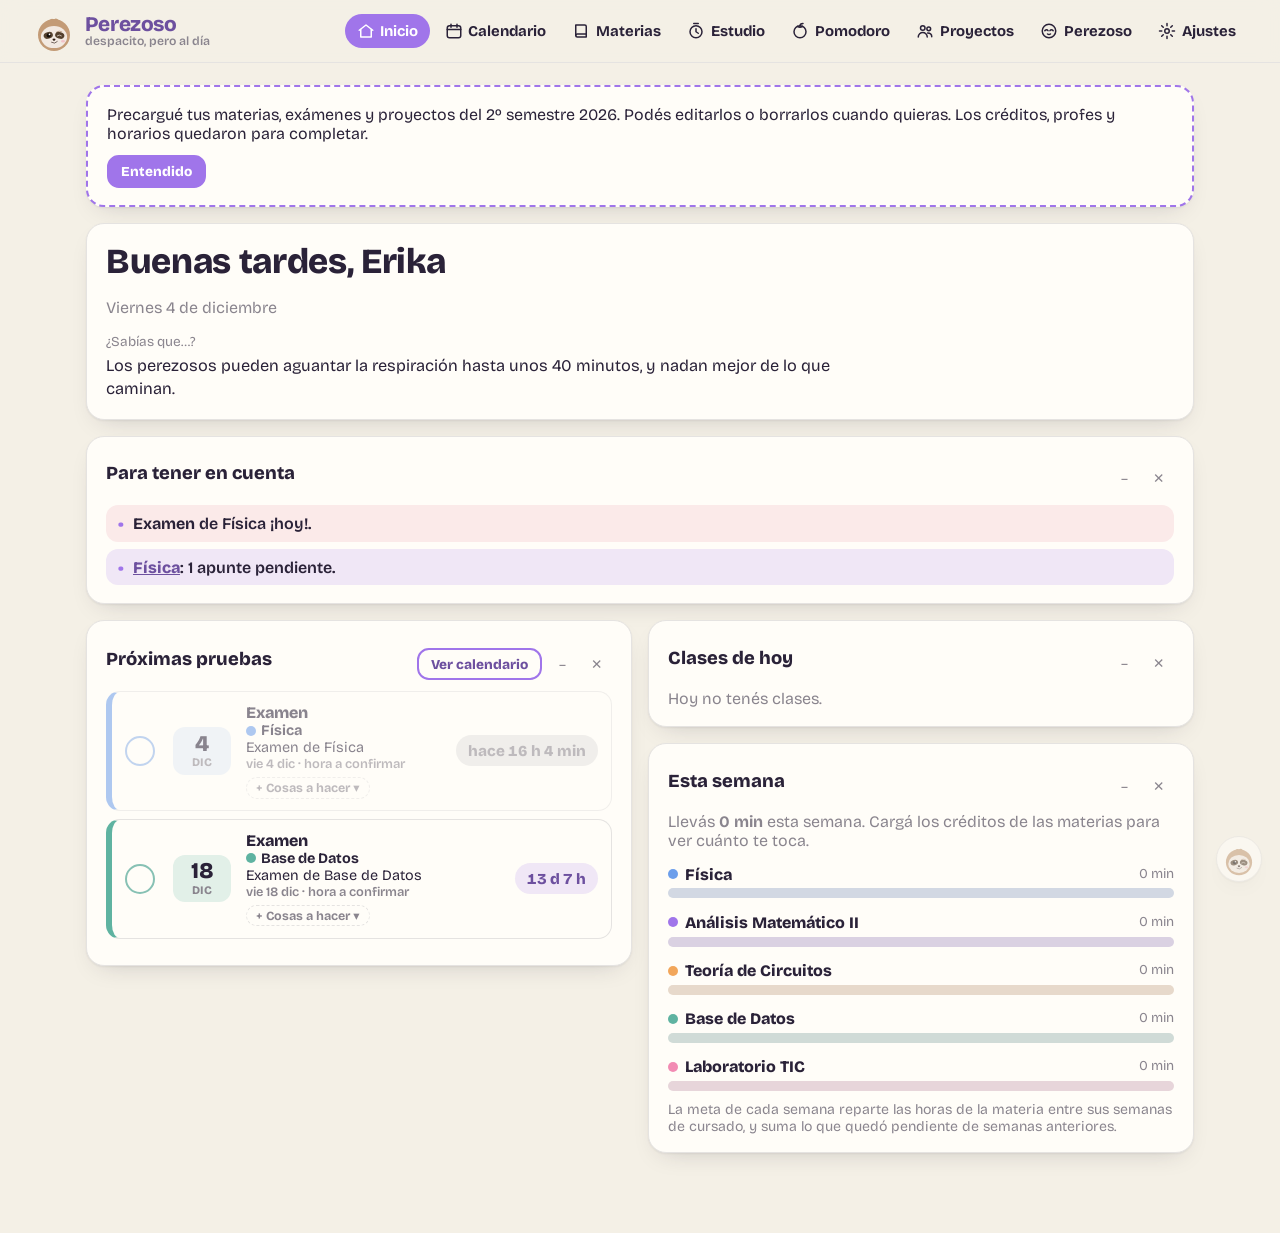
<file: index.html>
<!doctype html>
<html lang="es">
<head>
  <meta charset="utf-8">
  <meta name="viewport" content="width=device-width, initial-scale=1, viewport-fit=cover">
  <title>Perezoso · Organizador semestral</title>
  <meta name="theme-color" content="#a075ea">
  <link rel="icon" href="img/perezoso.svg" type="image/svg+xml">
  <link rel="manifest" href="manifest.webmanifest">
  <link rel="apple-touch-icon" href="img/icon-192.png">
  <link rel="preconnect" href="https://fonts.googleapis.com">
  <link rel="preconnect" href="https://fonts.gstatic.com" crossorigin>
  <link href="https://fonts.googleapis.com/css2?family=Bricolage+Grotesque:opsz,wght@12..96,400;12..96,600;12..96,700;12..96,800&family=Fredoka:wght@400;600&family=Gaegu:wght@400;700&family=Nunito:wght@400;700;800&family=Quicksand:wght@500;700&display=swap" rel="stylesheet">
  <link rel="stylesheet" href="css/styles.css">
</head>
<body>
  <header class="topbar">
    <a class="brand" href="#inicio">
      <span class="brand-logo" data-sloth="head"></span>
      <span class="brand-text"><strong>Perezoso</strong><small>despacito, pero al día</small></span>
    </a>
    <nav class="tabs" aria-label="Secciones">
        <a href="#inicio" data-tab="inicio"><svg class="ic" viewBox="0 0 24 24" aria-hidden="true"><path d="M3 11l9-7 9 7"/><path d="M5 10v10h14V10"/></svg><span>Inicio</span></a>
        <a href="#calendario" data-tab="calendario"><svg class="ic" viewBox="0 0 24 24" aria-hidden="true"><rect x="3" y="5" width="18" height="16" rx="3"/><path d="M3 10h18M8 3v4M16 3v4"/></svg><span>Calendario</span></a>
        <a href="#materias" data-tab="materias"><svg class="ic" viewBox="0 0 24 24" aria-hidden="true"><path d="M5 4h12a2 2 0 0 1 2 2v14H7a2 2 0 0 1-2-2z"/><path d="M5 18a2 2 0 0 1 2-2h12"/></svg><span>Materias</span></a>
        <a href="#estudio" data-tab="estudio"><svg class="ic" viewBox="0 0 24 24" aria-hidden="true"><circle cx="12" cy="13" r="8"/><path d="M12 9v4l3 2M9 2h6"/></svg><span>Estudio</span></a>
        <a href="#pomodoro" data-tab="pomodoro"><svg class="ic" viewBox="0 0 24 24" aria-hidden="true"><circle cx="12" cy="13" r="8"/><path d="M12 5c0-2 2-3 4-3M8.5 5.8c2 1.2 5 1.2 7 0"/></svg><span>Pomodoro</span></a>
        <a href="#proyectos" data-tab="proyectos"><svg class="ic" viewBox="0 0 24 24" aria-hidden="true"><circle cx="9" cy="8" r="3"/><circle cx="17" cy="9" r="2.5"/><path d="M3 20c0-3.5 3-6 6-6s6 2.5 6 6M15.5 14.5c3 0 5.5 2 5.5 5"/></svg><span>Proyectos</span></a>
        <a href="#perezoso" data-tab="perezoso"><svg class="ic" viewBox="0 0 24 24" aria-hidden="true"><circle cx="12" cy="12" r="9"/><path d="M6.5 11.5c1.5-1.4 3.2-1.4 4.2 0M13.3 11.5c1-1.4 2.7-1.4 4.2 0M10 16c1.3 1 2.7 1 4 0"/></svg><span>Perezoso</span></a>
        <a href="#ajustes" data-tab="ajustes"><svg class="ic" viewBox="0 0 24 24" aria-hidden="true"><circle cx="12" cy="12" r="3"/><path d="M12 2v3M12 19v3M2 12h3M19 12h3M4.9 4.9L7 7M17 17l2.1 2.1M4.9 19.1L7 17M17 7l2.1-2.1"/></svg><span>Ajustes</span></a>
    </nav>
    <a class="live-pill" href="#estudio" hidden></a>
  </header>
  <div id="save-banner" class="save-banner" hidden></div>
  <main id="view" tabindex="-1"></main>

  <nav class="bottom-nav" aria-label="Secciones">
    <a href="#inicio" data-tab="inicio"><svg class="ic" viewBox="0 0 24 24" aria-hidden="true"><path d="M3 11l9-7 9 7"/><path d="M5 10v10h14V10"/></svg><span>Inicio</span></a>
    <a href="#calendario" data-tab="calendario"><svg class="ic" viewBox="0 0 24 24" aria-hidden="true"><rect x="3" y="5" width="18" height="16" rx="3"/><path d="M3 10h18M8 3v4M16 3v4"/></svg><span>Calendario</span></a>
    <a href="#materias" data-tab="materias"><svg class="ic" viewBox="0 0 24 24" aria-hidden="true"><path d="M5 4h12a2 2 0 0 1 2 2v14H7a2 2 0 0 1-2-2z"/><path d="M5 18a2 2 0 0 1 2-2h12"/></svg><span>Materias</span></a>
    <a href="#estudio" data-tab="estudio"><svg class="ic" viewBox="0 0 24 24" aria-hidden="true"><circle cx="12" cy="13" r="8"/><path d="M12 9v4l3 2M9 2h6"/></svg><span>Estudio</span></a>
    <button type="button" id="more-btn" aria-expanded="false" aria-controls="more-sheet"><svg class="ic" viewBox="0 0 24 24" aria-hidden="true"><path d="M4 7h16M4 12h16M4 17h16"/></svg><span>Más</span></button>
  </nav>
  <div id="more-sheet" class="more-sheet" hidden>
    <a href="#pomodoro" data-tab="pomodoro"><svg class="ic" viewBox="0 0 24 24" aria-hidden="true"><circle cx="12" cy="13" r="8"/><path d="M12 5c0-2 2-3 4-3M8.5 5.8c2 1.2 5 1.2 7 0"/></svg>Pomodoro</a>
    <a href="#proyectos" data-tab="proyectos"><svg class="ic" viewBox="0 0 24 24" aria-hidden="true"><circle cx="9" cy="8" r="3"/><circle cx="17" cy="9" r="2.5"/><path d="M3 20c0-3.5 3-6 6-6s6 2.5 6 6M15.5 14.5c3 0 5.5 2 5.5 5"/></svg>Proyectos</a>
    <a href="#perezoso" data-tab="perezoso"><svg class="ic" viewBox="0 0 24 24" aria-hidden="true"><circle cx="12" cy="12" r="9"/><path d="M6.5 11.5c1.5-1.4 3.2-1.4 4.2 0M13.3 11.5c1-1.4 2.7-1.4 4.2 0M10 16c1.3 1 2.7 1 4 0"/></svg>Perezoso</a>
    <a href="#ajustes" data-tab="ajustes"><svg class="ic" viewBox="0 0 24 24" aria-hidden="true"><circle cx="12" cy="12" r="3"/><path d="M12 2v3M12 19v3M2 12h3M19 12h3M4.9 4.9L7 7M17 17l2.1 2.1M4.9 19.1L7 17M17 7l2.1-2.1"/></svg>Ajustes</a>
  </div>

  <!-- Botoncito discreto para llamar al perezoso -->
  <button class="sloth-fab" id="sloth-fab" data-sloth="head" data-sloth-talk title="Llamar al perezoso" aria-label="Llamar al perezoso"></button>

  <!-- El perezoso que aparece de vez en cuando abajo a la izquierda -->
  <div id="sloth-peek" class="sloth-peek" aria-live="polite">
    <div class="sloth-bubble" id="sloth-bubble"></div>
    <button class="sloth-body" id="sloth-body" data-sloth="full" aria-label="Perezoso (tocá para despedirlo)"></button>
  </div>

  <dialog id="modal"><div id="modal-body"></div></dialog>
  <div id="toast" class="toast" role="status"></div>

  <script src="js/vendor/jspdf.umd.min.js" defer></script>
  <script src="js/util.js"></script>
  <script src="js/store.js"></script>
  <script src="js/phrases.js"></script>
  <script src="js/sloth.js"></script>
  <script src="js/theme.js"></script>
  <script src="js/calendar.js"></script>
  <script src="js/subjects.js"></script>
  <script src="js/study.js"></script>
  <script src="js/pomodoro.js"></script>
  <script src="js/projects.js"></script>
  <script src="js/slothpage.js"></script>
  <script src="js/home.js"></script>
  <script src="js/settings.js"></script>
  <script src="js/autosave.js"></script>
  <script src="js/app.js"></script>
</body>
</html>
</file>
<file: css/styles.css>
/* ============ Perezoso · estilos ============
 * Los colores salen de variables que se cambian desde Ajustes → Apariencia
 * (y dentro de cada materia). Ver js/theme.js.
 */

:root {
  --bullet: "•";
  --accent: #a075ea;
  --accent-ink: #6c4fa0;
  --accent-soft: #efe7fb;
  --on-accent: #fff;
  --bg: #f4f0e6;            /* blanco hueso */
  --surface: #fffdf8;
  --ink: #2a2238;
  --muted: #7d7489;
  --line: #e6dfd1;
  --moss: #6f8f5a;
  --hl: #f5d76e;            /* resaltado "marcado en amarillo" */
  --hl-soft: #faeab0;
  --danger: #d9546e;
  --warn: #c07a12;
  --radius: 18px;
  --font: 'Bricolage Grotesque', system-ui, sans-serif;
  --hand: 'Gaegu', 'Comic Sans MS', cursive;
  --shadow: 0 1px 2px rgba(42, 34, 56, .06), 0 10px 26px -14px rgba(42, 34, 56, .25);
  --side-w: 250px;
  color-scheme: light;
}
:root[data-theme="dark"] { color-scheme: dark; --danger: #ff7d95; --warn: #f0b04a; --shadow: 0 1px 2px rgba(0,0,0,.3), 0 10px 26px -14px rgba(0,0,0,.6); }

* { box-sizing: border-box; }
[hidden] { display: none !important; }

html { background: var(--bg); }
body {
  margin: 0; min-height: 100vh;
  font-family: var(--font);
  color: var(--ink);
  background-color: var(--bg);
  background-attachment: fixed;
  -webkit-font-smoothing: antialiased;
}
body[data-bgmode="tile"] { background-repeat: repeat; background-size: auto; }
body[data-bgmode="cover"] { background-repeat: no-repeat; background-size: cover; background-position: center; }

h1, h2, h3 { margin: 0; line-height: 1.15; }
h1 { font-size: clamp(1.7rem, 3vw, 2.2rem); font-weight: 800; letter-spacing: -.01em; }
h2 { font-size: 1.15rem; font-weight: 800; }
h3 { font-size: 1rem; font-weight: 800; }
p { margin: 0; }
a { color: var(--accent-ink); }
.muted { color: var(--muted); }
.small { font-size: .85rem; }
.center { text-align: center; }
.opt { color: var(--muted); font-weight: 600; font-size: .85em; }
.hint { color: var(--muted); font-size: .88rem; }
.num { font-variant-numeric: tabular-nums; }

:focus-visible { outline: 3px solid color-mix(in srgb, var(--accent) 55%, transparent); outline-offset: 2px; }

/* ---------- Estructura ---------- */

main { max-width: 1180px; margin: 0 auto; padding: 1.4rem clamp(16px, 3vw, 36px) 5rem; outline: none; }
.page { display: flex; flex-direction: column; gap: 1rem; }
.page-head { display: flex; flex-wrap: wrap; align-items: flex-end; justify-content: space-between; gap: 1rem; }
.page-head .sub { margin-top: .3rem; color: var(--muted); font-weight: 600; }

.topbar {
  position: sticky; top: 0; z-index: 30;
  display: flex; align-items: center; gap: 1rem;
  padding: .55rem clamp(16px, 3vw, 32px);
  background: color-mix(in srgb, var(--bg) 84%, transparent);
  backdrop-filter: blur(10px);
  border-bottom: 1px solid var(--line);
}
.brand { display: flex; align-items: center; gap: .55rem; text-decoration: none; color: var(--ink); flex: none; }
.brand-logo { width: 44px; height: 44px; display: block; transition: transform .3s; }
.brand-logo svg { width: 100%; height: 100%; }
.brand:hover .brand-logo { transform: rotate(-8deg) scale(1.06); }
.brand-text { display: flex; flex-direction: column; line-height: 1.05; }
.brand-text strong { font-size: 1.3rem; font-weight: 800; color: var(--accent-ink); letter-spacing: -.02em; }
.brand-text small { font-size: .76rem; color: var(--muted); font-weight: 600; }

.tabs { display: flex; gap: .15rem; margin-left: auto; overflow-x: auto; scrollbar-width: none; }
.tabs a {
  display: flex; align-items: center; gap: .35rem; white-space: nowrap;
  padding: .5rem .75rem; border-radius: 999px;
  text-decoration: none; color: var(--ink); font-weight: 700; font-size: .93rem;
  transition: background .2s, color .2s;
}
.tabs a:hover { background: var(--accent-soft); }
.tabs a.on { background: var(--accent); color: var(--on-accent); }
.ic { width: 18px; height: 18px; flex: none; fill: none; stroke: currentColor; stroke-width: 2; stroke-linecap: round; stroke-linejoin: round; }

.live-pill {
  display: inline-flex; align-items: center; gap: .4rem; flex: none;
  padding: .4rem .8rem; border-radius: 999px;
  background: var(--ink); color: var(--surface); font-weight: 800; font-size: .85rem;
  text-decoration: none; font-variant-numeric: tabular-nums; white-space: nowrap;
}
.live-pill .dot { box-shadow: 0 0 0 2px var(--surface); animation: pulse 1.4s infinite; }
@keyframes pulse { 50% { opacity: .35; } }

.bottom-nav, .more-sheet { display: none; }

/* Botoncito discreto para llamar al perezoso */
.sloth-fab {
  position: fixed; right: 18px; bottom: 18px; z-index: 60;
  width: 46px; height: 46px; padding: 4px; border-radius: 50%;
  border: 1px solid var(--line); background: var(--surface); box-shadow: var(--shadow);
  cursor: pointer; opacity: .55; transition: opacity .2s, transform .2s;
}
.sloth-fab:hover, .sloth-fab:focus-visible { opacity: 1; transform: scale(1.08); }
.sloth-fab svg { width: 100%; height: 100%; }

.save-banner {
  display: flex; flex-wrap: wrap; align-items: center; justify-content: center; gap: .6rem;
  padding: .6rem 16px; background: var(--accent-soft); font-weight: 700; border-bottom: 1px solid var(--line); text-align: center;
}

/* ---------- Tarjetas ---------- */

.card {
  background: var(--surface);
  border: 1px solid var(--line);
  border-radius: var(--radius);
  padding: 1.1rem 1.2rem;
  box-shadow: var(--shadow);
  min-width: 0;
}
/* Con fondos llamativos, las tarjetas se vuelven semitransparentes con desenfoque */
body.glass .card { background: color-mix(in srgb, var(--surface) 80%, transparent); backdrop-filter: blur(14px) saturate(1.2); }
.card h2 + * { margin-top: .6rem; }
.grid-2 { display: grid; grid-template-columns: repeat(auto-fit, minmax(300px, 1fr)); gap: 1rem; }
.grid-3 { display: grid; grid-template-columns: repeat(auto-fit, minmax(260px, 1fr)); gap: 1rem; }
.list-head { display: flex; flex-wrap: wrap; align-items: center; justify-content: space-between; gap: .6rem; margin-bottom: .8rem; }
.list-head h2 + * { margin-top: 0; }
.filters { display: flex; flex-wrap: wrap; gap: .5rem; align-items: center; }
.group-title { margin-top: .6rem; color: var(--muted); text-transform: uppercase; letter-spacing: .06em; font-size: .85rem; }
.back { font-weight: 800; text-decoration: none; align-self: flex-start; background: var(--surface); padding: .3rem .8rem; border-radius: 999px; border: 1px solid var(--line); }

/* ---------- Botones y formularios ---------- */

.btn {
  display: inline-flex; align-items: center; justify-content: center; gap: .4rem;
  font: inherit; font-weight: 800; font-size: .95rem;
  padding: .6rem 1.1rem; border-radius: calc(var(--radius) * .66);
  border: 2px solid var(--accent); background: var(--accent); color: var(--on-accent);
  cursor: pointer; text-decoration: none; transition: transform .08s, filter .2s, background .2s;
}
.btn:hover { filter: brightness(1.06); }
.btn:active { transform: translateY(1px); }
.btn.ghost { background: transparent; color: var(--accent-ink); }
.btn.ghost:hover { background: var(--accent-soft); }
.btn.sm { padding: .35rem .75rem; font-size: .85rem; }
.btn.big { padding: .85rem 1.8rem; font-size: 1.1rem; }
.btn.danger { background: var(--danger); border-color: var(--danger); color: #fff; }
.btn.danger.ghost { background: transparent; color: var(--danger); }
.btn[disabled] { opacity: .45; cursor: not-allowed; }
.btn-row { display: flex; flex-wrap: wrap; gap: .5rem; }

.icon-btn {
  display: inline-grid; place-items: center; flex: none;
  width: 38px; height: 38px; border-radius: 12px;
  border: 1px solid var(--line); background: var(--surface); color: var(--ink);
  font: inherit; font-size: 1.05rem; cursor: pointer;
}
.icon-btn:hover { background: var(--accent-soft); }
.icon-btn.sm { width: 30px; height: 30px; font-size: .85rem; border-radius: 9px; }
.icon-btn.danger:hover { background: color-mix(in srgb, var(--danger) 14%, var(--surface)); color: var(--danger); }
.link { background: none; border: 0; padding: 0; font: inherit; color: var(--accent-ink); font-weight: 700; cursor: pointer; text-align: left; }
.link:hover { text-decoration: underline; }

input, select, textarea {
  font: inherit; color: var(--ink);
  padding: .55rem .7rem; border-radius: 10px;
  border: 1.5px solid var(--line); background: var(--surface); width: 100%;
}
input:focus, select:focus, textarea:focus { outline: 3px solid color-mix(in srgb, var(--accent) 40%, transparent); border-color: var(--accent); }
input[type="color"] { padding: .2rem; height: 42px; width: 64px; cursor: pointer; }
input[type="checkbox"], input[type="radio"] { width: auto; accent-color: var(--accent); transform: scale(1.2); }
input[type="range"] { accent-color: var(--accent); padding: 0; }
.filters select, .filters input { width: auto; }

.form { display: flex; flex-direction: column; gap: .8rem; }
.form label, label.field { display: flex; flex-direction: column; gap: .3rem; font-weight: 800; font-size: .9rem; }
label.check, .form label.check { flex-direction: row; align-items: center; gap: .55rem; font-weight: 700; cursor: pointer; }
label.inline { display: inline-flex; flex-direction: row; align-items: center; gap: .6rem; font-weight: 700; }
.row { display: grid; grid-template-columns: 1fr 1fr; gap: .8rem; align-items: end; }
.row-3 { display: grid; grid-template-columns: repeat(3, 1fr); gap: .8rem; align-items: end; }
fieldset > .btn, .form > .btn.sm, .form > .btn.ghost { align-self: flex-start; }
.form-actions { display: flex; flex-wrap: wrap; gap: .5rem; align-items: center; margin-top: .4rem; }
.grow { flex: 1; }
fieldset { border: 1.5px dashed var(--line); border-radius: 14px; padding: .8rem; display: flex; flex-direction: column; gap: .7rem; margin: 0; }
legend { font-weight: 800; padding: 0 .3rem; }

.chip-row { display: flex; flex-wrap: wrap; gap: .4rem; }
.chip-opt {
  font: inherit; font-weight: 700; font-size: .88rem;
  padding: .4rem .85rem; border-radius: 999px; border: 1.5px solid var(--line);
  background: var(--surface); color: var(--ink); cursor: pointer;
}
.chip-opt:hover { border-color: var(--accent); }
.chip-opt.on { background: var(--accent); border-color: var(--accent); color: var(--on-accent); }

.presets { display: grid; grid-template-columns: repeat(auto-fill, minmax(92px, 1fr)); gap: .5rem; }
.preset {
  min-height: 58px; border-radius: 12px; border: 2px solid var(--line);
  background-color: var(--bg); font: inherit; font-weight: 700; font-size: .78rem; color: var(--ink);
  cursor: pointer; display: flex; align-items: flex-end; justify-content: center; padding: .25rem;
}
.preset.on { border-color: var(--accent); box-shadow: 0 0 0 3px var(--accent-soft); }
.swatches { display: flex; flex-wrap: wrap; gap: .4rem; align-items: center; }
.swatch-btn { width: 32px; height: 32px; border-radius: 50%; border: 3px solid var(--surface); box-shadow: 0 0 0 1.5px var(--line); cursor: pointer; }
.swatch-btn.on { box-shadow: 0 0 0 3px var(--ink); }

/* ---------- Modal y toast ---------- */

dialog {
  border: 0; padding: 0; border-radius: 22px;
  width: min(580px, calc(100vw - 24px)); max-height: calc(100vh - 32px);
  background: var(--surface); color: var(--ink);
  box-shadow: 0 30px 80px -20px rgba(40, 20, 70, .45);
}
dialog::backdrop { background: rgba(30, 22, 45, .4); backdrop-filter: blur(3px); }
#modal-body { padding: 1.2rem 1.3rem 1.3rem; }
.modal-head { display: flex; align-items: center; justify-content: space-between; margin-bottom: 1rem; gap: 1rem; }
.modal-head h2 { font-size: 1.3rem; }

.toast {
  position: fixed; left: 50%; bottom: 24px; z-index: 80;
  transform: translate(-50%, calc(100% + 40px)); visibility: hidden;
  background: var(--ink); color: var(--surface); font-weight: 600; font-size: .88rem;
  padding: .5rem .9rem; border-radius: 12px; max-width: min(360px, calc(100vw - 32px)); text-align: center;
  box-shadow: var(--shadow); transition: transform .3s cubic-bezier(.2, .9, .3, 1.3), visibility .3s;
}
.toast.show { transform: translate(-50%, 0); visibility: visible; }

/* ---------- Pestañas ---------- */

.switch, .tabs-row { display: inline-flex; flex-wrap: wrap; background: var(--surface); border: 1px solid var(--line); border-radius: 999px; padding: 4px; box-shadow: var(--shadow); gap: 2px; }
.switch button, .tabs-row button, .tabs-row a {
  font: inherit; font-weight: 700; border: 0; background: transparent; color: var(--ink); text-decoration: none;
  padding: .5rem 1rem; border-radius: 999px; cursor: pointer; transition: background .2s, color .2s; white-space: nowrap;
}
.switch button.on, .tabs-row .on { background: var(--accent); color: var(--on-accent); }
.tabs-scroll { overflow-x: auto; max-width: 100%; scrollbar-width: none; }

.toolbar { display: flex; flex-wrap: wrap; align-items: center; justify-content: space-between; gap: .7rem; padding: .7rem 1rem; }
.month-nav { display: flex; align-items: center; gap: .5rem; }
.month-nav h2 { min-width: 170px; text-align: center; font-size: 1.25rem; }
.actions { display: flex; flex-wrap: wrap; gap: .5rem; }

/* ---------- Calendario mensual ---------- */

.month { padding: .6rem; }
.dow, .grid { display: grid; grid-template-columns: repeat(7, minmax(0, 1fr)); }
.dow span { text-align: center; font-weight: 800; font-size: .78rem; color: var(--muted); padding: .3rem 0 .5rem; text-transform: uppercase; letter-spacing: .05em; }
.grid { gap: 4px; }
.day {
  position: relative; min-height: 108px; border-radius: 12px; padding: .3rem;
  background: var(--surface); border: 1px solid var(--line);
  display: flex; flex-direction: column; gap: .2rem; cursor: pointer; min-width: 0; transition: border-color .2s;
}
.day:hover { border-color: var(--accent); }
.day.out { opacity: .55; }
.day.crit { background: color-mix(in srgb, var(--danger) 7%, var(--surface)); border-color: color-mix(in srgb, var(--danger) 30%, var(--line)); }
.crit-tag { position: absolute; top: 4px; right: 4px; font-size: .62rem; font-weight: 800; color: var(--danger); background: color-mix(in srgb, var(--danger) 14%, var(--surface)); padding: 1px 6px; border-radius: 999px; }
.day.today { border: 2px solid var(--accent); background: var(--accent-soft); }
.day.today .dnum { background: var(--accent); color: var(--on-accent); }
.dnum { font-weight: 800; font-size: .85rem; width: 26px; height: 26px; display: grid; place-items: center; border-radius: 50%; }
.chips { display: flex; flex-direction: column; gap: 3px; min-width: 0; }
.chip {
  display: flex; align-items: center; gap: .25rem; min-width: 0;
  font: inherit; font-size: .74rem; font-weight: 700; text-align: left;
  padding: .18rem .35rem; border-radius: 7px; cursor: pointer;
  border: 0; border-left: 4px solid var(--c);
  background: color-mix(in srgb, var(--c) 20%, var(--surface)); color: var(--ink);
}
.chip.near { box-shadow: inset 0 0 0 1.5px var(--danger); }
.chip-t { overflow: hidden; text-overflow: ellipsis; white-space: nowrap; }
.chip small { font-weight: 600; color: var(--muted); }

/* ---------- Lista de eventos ---------- */

.ev-list { container-type: inline-size; }
.ev-row {
  display: grid; grid-template-columns: 58px 1fr auto; gap: .9rem; align-items: center;
  padding: .7rem .8rem; border-radius: 14px; margin-bottom: .5rem;
  background: var(--surface); border: 1px solid var(--line); border-left: 6px solid var(--c);
  cursor: pointer; transition: transform .15s, box-shadow .15s;
}
.ev-row:hover { transform: translateX(3px); box-shadow: var(--shadow); }
.ev-row[data-level="urgent"] { background: color-mix(in srgb, var(--danger) 6%, var(--surface)); border-color: color-mix(in srgb, var(--danger) 30%, var(--line)); border-left-color: var(--c); }
.ev-row[data-level="past"] { opacity: .55; }
.ev-date { display: flex; flex-direction: column; align-items: center; background: color-mix(in srgb, var(--c) 18%, var(--surface)); border-radius: 12px; padding: .35rem 0; }
.ev-date strong { font-size: 1.4rem; font-weight: 800; line-height: 1; }
.ev-date span { font-size: .72rem; font-weight: 800; text-transform: uppercase; color: var(--muted); }
.ev-main { min-width: 0; }
.ev-type { font-weight: 800; }
.ev-subj { font-weight: 700; font-size: .9rem; display: flex; align-items: center; gap: .35rem; }
.ev-title { font-size: .9rem; }
.ev-when { font-size: .8rem; color: var(--muted); font-weight: 600; }
.countdown {
  font-weight: 800; font-size: .95rem; text-align: right; font-variant-numeric: tabular-nums;
  padding: .4rem .75rem; border-radius: 999px; white-space: nowrap;
  background: var(--accent-soft); color: var(--accent-ink);
}
.countdown[data-level="urgent"] { background: color-mix(in srgb, var(--danger) 16%, var(--surface)); color: var(--danger); }
.countdown[data-level="soon"] { background: color-mix(in srgb, var(--warn) 16%, var(--surface)); color: var(--warn); }
.countdown[data-level="past"] { background: var(--line); color: var(--muted); }
.dot { width: 10px; height: 10px; border-radius: 50%; background: var(--c, var(--accent)); display: inline-block; flex: none; }
@container (max-width: 460px) {
  .ev-row { grid-template-columns: 50px 1fr; }
  .ev-row .countdown { grid-column: 1 / -1; text-align: center; }
}

/* ---------- Horario ---------- */

.today-strip { display: flex; flex-wrap: wrap; gap: .5rem; align-items: center; padding: .7rem 1rem; }
.pill {
  display: inline-flex; align-items: center; gap: .3rem;
  padding: .3rem .7rem; border-radius: 999px; font-weight: 700; font-size: .85rem;
  background: color-mix(in srgb, var(--c, var(--accent)) 18%, var(--surface)); color: var(--ink); text-decoration: none;
  border: 1px solid color-mix(in srgb, var(--c, var(--accent)) 35%, var(--surface));
}
.pill.warn { --c: var(--danger); }
.pill.hl { background: var(--hl-soft); border-color: var(--hl); }
.timetable { padding: .6rem; }
.tt-scroll { overflow-x: auto; }
.tt { display: grid; grid-template-columns: 52px repeat(var(--days), minmax(112px, 1fr)); min-width: calc(52px + var(--days) * 112px); }
.tt-day { text-align: center; font-weight: 800; font-size: .85rem; padding: .4rem 0; height: 34px; }
.tt-col.today .tt-day { color: var(--accent-ink); }
.tt-col.today .tt-body { background-color: var(--accent-soft); }
.tt-hbody { position: relative; }
.tt-hbody span { position: absolute; right: 6px; transform: translateY(-50%); font-size: .72rem; color: var(--muted); font-weight: 700; }
.tt-hbody span:first-child { transform: none; }
.tt-body { position: relative; border-left: 1px solid var(--line); background-image: repeating-linear-gradient(to bottom, var(--line) 0 1px, transparent 1px var(--px)); border-radius: 6px; }
.block {
  position: absolute; left: 3px; right: 3px; overflow: hidden; z-index: 1;
  display: flex; flex-direction: column; gap: 1px; text-align: left;
  font: inherit; font-size: .75rem; padding: .3rem .4rem; border-radius: 9px; cursor: pointer;
  border: 0; border-left: 4px solid var(--c);
  background: color-mix(in srgb, var(--c) 26%, var(--surface)); color: var(--ink);
  box-shadow: 0 2px 6px -3px rgba(0, 0, 0, .25);
}
.block strong { font-size: .8rem; white-space: nowrap; overflow: hidden; text-overflow: ellipsis; }
.free {
  position: absolute; left: 6px; right: 6px; border-radius: 9px; display: grid; place-items: center; text-align: center;
  font-size: .7rem; font-weight: 800; color: var(--moss); padding: 2px;
  background: repeating-linear-gradient(45deg, color-mix(in srgb, var(--moss) 14%, transparent) 0 6px, transparent 6px 12px);
  border: 1.5px dashed color-mix(in srgb, var(--moss) 55%, transparent);
}
.now-line { position: absolute; left: 0; right: 0; height: 2px; background: var(--danger); z-index: 2; }
.now-line::before { content: ''; position: absolute; left: -4px; top: -4px; width: 10px; height: 10px; border-radius: 50%; background: var(--danger); }

/* ---------- Materias ---------- */

.subj-cards { display: grid; grid-template-columns: repeat(auto-fill, minmax(260px, 1fr)); gap: 1rem; }
.subj-card { text-decoration: none; color: var(--ink); border-top: 6px solid var(--c); display: flex; flex-direction: column; gap: .5rem; transition: transform .15s; }
.subj-card:hover { transform: translateY(-3px); }
.subj-card-top { display: flex; justify-content: space-between; align-items: flex-start; gap: .5rem; }
.badge { display: inline-block; background: color-mix(in srgb, var(--c, var(--accent)) 20%, var(--surface)); padding: .15rem .55rem; border-radius: 999px; font-weight: 800; font-size: .78rem; white-space: nowrap; }
.badge.tag { background: var(--hl-soft); }
.badge.warn { background: color-mix(in srgb, var(--danger) 15%, var(--surface)); color: var(--danger); }
.badge.ok { background: color-mix(in srgb, var(--moss) 18%, var(--surface)); color: var(--moss); }
.next { font-size: .88rem; font-weight: 700; }
.bar { position: relative; height: 10px; border-radius: 999px; background: color-mix(in srgb, var(--c, var(--accent)) 16%, var(--line)); overflow: hidden; }
.bar.big { height: 16px; }
.bar span { display: block; height: 100%; background: var(--c, var(--accent)); border-radius: inherit; transition: width .5s; }
.bar .mark { position: absolute; top: 0; bottom: 0; width: 2px; background: var(--ink); opacity: .55; }
.bar-legend { font-size: .8rem; color: var(--muted); font-weight: 700; margin-top: .25rem; }

.subj-hero { display: flex; flex-wrap: wrap; justify-content: space-between; gap: 1rem; border-top: 8px solid var(--c); }
.subj-hero h1 { margin: .35rem 0 .2rem; }
.hero-actions { display: flex; flex-wrap: wrap; gap: .5rem; align-items: flex-start; }
.info-list { display: flex; flex-direction: column; gap: .7rem; }
.info-list dt { font-weight: 800; font-size: .8rem; color: var(--muted); text-transform: uppercase; letter-spacing: .04em; }
.info-list dd { margin: .15rem 0 0; }
.mails { display: flex; flex-wrap: wrap; gap: .35rem; align-items: center; margin-top: .3rem; }
.rule-box { background: var(--hl-soft); border-left: 4px solid var(--hl); padding: .6rem .8rem; border-radius: 10px; font-weight: 600; }
.credits-card { display: flex; flex-direction: column; gap: .6rem; }
.credits-math { display: flex; flex-wrap: wrap; gap: .4rem; font-weight: 700; color: var(--muted); }
.credits-math strong { color: var(--ink); }
.counter { display: flex; flex-direction: column; align-items: center; background: var(--accent-soft); border-radius: 16px; padding: .8rem; text-align: center; }
.counter-label { font-weight: 700; color: var(--accent-ink); font-size: .9rem; }
.counter-num { font-size: 2rem; font-weight: 800; color: var(--accent-ink); font-variant-numeric: tabular-nums; }
.pace { padding: .55rem .8rem; border-radius: 12px; font-weight: 700; background: color-mix(in srgb, var(--moss) 14%, var(--surface)); color: var(--moss); }
.pace.behind { background: color-mix(in srgb, var(--danger) 12%, var(--surface)); color: var(--danger); }
.absences { display: flex; flex-wrap: wrap; align-items: center; gap: .8rem; }
.absences .big-num { font-size: 2rem; font-weight: 800; min-width: 2ch; text-align: center; font-variant-numeric: tabular-nums; }
ul.plain { list-style: none; padding: 0; margin: 0; display: flex; flex-direction: column; gap: .4rem; }
.check-list li { display: flex; align-items: center; gap: .6rem; }
.check-list li.done span { text-decoration: line-through; color: var(--muted); }
.check-list li span { flex: 1; }
.add-row { display: flex; gap: .5rem; margin-top: .6rem; }

.sections { display: grid; grid-template-columns: repeat(auto-fill, minmax(300px, 1fr)); gap: 1rem; }
.section { border: 1.5px solid var(--line); border-radius: 16px; padding: .8rem; background: var(--surface); display: flex; flex-direction: column; gap: .6rem; }
.sec-head { display: flex; justify-content: space-between; align-items: center; gap: .5rem; }
.sec-head > div { display: flex; gap: .25rem; flex-wrap: wrap; justify-content: flex-end; }
.count { background: var(--accent-soft); color: var(--accent-ink); border-radius: 999px; padding: 0 .5rem; font-size: .8rem; }
.dropzone {
  display: flex; flex-wrap: wrap; gap: .5rem; align-items: center; justify-content: center; text-align: center;
  border: 2px dashed color-mix(in srgb, var(--accent) 40%, var(--line)); border-radius: 12px;
  padding: .7rem; color: var(--accent-ink); font-weight: 700; font-size: .88rem;
}
.dropzone.over { background: var(--accent-soft); }
.files { list-style: none; padding: 0; margin: 0; display: flex; flex-direction: column; gap: .2rem; }
.files li { display: grid; grid-template-columns: auto 1fr auto; column-gap: .5rem; align-items: center; padding: .35rem .3rem; border-radius: 10px; }
.files li:hover { background: var(--accent-soft); }
.f-ic { font-size: 1.3rem; }
.f-main { min-width: 0; display: flex; flex-direction: column; }
.f-name { overflow: hidden; text-overflow: ellipsis; white-space: nowrap; }
.f-meta { font-size: .75rem; color: var(--muted); }
.f-actions { display: flex; gap: .2rem; }

/* Prácticos */
.practico { border: 1.5px solid var(--line); border-radius: 16px; padding: .9rem; background: var(--surface); display: flex; flex-direction: column; gap: .7rem; }
.ex-grid { display: grid; grid-template-columns: repeat(auto-fill, minmax(52px, 1fr)); gap: .45rem; }
.ex {
  position: relative; aspect-ratio: 1; border-radius: 12px; border: 2px solid var(--line);
  background: var(--surface); color: var(--ink); font: inherit; font-weight: 800; font-size: 1rem; cursor: pointer;
  display: grid; place-items: center; transition: transform .1s;
}
.ex:active { transform: scale(.94); }
.ex[data-state="en_proceso"] { background: linear-gradient(135deg, var(--accent-soft) 50%, var(--surface) 50%); border-color: var(--accent); }
.ex[data-state="resuelto"] { background: var(--moss); border-color: var(--moss); color: #fff; }
.ex[data-state="resuelto"]::after { content: '✓'; position: absolute; top: 2px; right: 5px; font-size: .7rem; }
.ex.prio { box-shadow: 0 0 0 3px var(--hl); }
.ex.prio:not([data-state="resuelto"]) { background-color: var(--hl-soft); }
.ex.prio[data-state="en_proceso"] { background: linear-gradient(135deg, var(--hl) 50%, var(--hl-soft) 50%); }
.ex.prio::before { content: '★'; position: absolute; top: 1px; left: 4px; font-size: .65rem; color: #b8860b; }
.legend { display: flex; flex-wrap: wrap; gap: .8rem; font-size: .8rem; color: var(--muted); font-weight: 600; }
.legend i { display: inline-block; width: 12px; height: 12px; border-radius: 4px; vertical-align: -1px; margin-right: 4px; border: 1.5px solid var(--line); }

/* Notas */
.accum { display: flex; flex-wrap: wrap; gap: 1rem 2rem; align-items: flex-end; }
.accum .big-stat { line-height: 1.05; }
.accum-facts { display: flex; flex-direction: column; gap: .15rem; color: var(--muted); }
.accum-facts strong { color: var(--ink); }
.seg-bar { display: flex; gap: 3px; height: 14px; margin-top: .8rem; }
.seg { position: relative; height: 100%; border-radius: 4px; background: color-mix(in srgb, var(--accent) 16%, var(--line)); overflow: hidden; }
.seg i { display: block; height: 100%; background: var(--accent); }
.eg-head, .ev-grade { display: grid; grid-template-columns: minmax(150px, 1.4fr) 86px minmax(120px, 1.6fr) 74px 34px; gap: .6rem; align-items: center; }
.eg-head { padding: 0 .2rem .3rem; border-bottom: 1px solid var(--line); }
.ev-grade { padding: .55rem .2rem; border-bottom: 1px solid var(--line); }
.eg-name { display: flex; flex-direction: column; gap: .2rem; min-width: 0; }
.eg-name > input { font-weight: 700; padding: .35rem .5rem; }
.eg-pct { display: flex; align-items: center; gap: .25rem; font-weight: 700; }
.eg-grades { display: flex; flex-wrap: wrap; gap: .3rem; }
.eg-grades input { width: 54px; padding: .35rem .3rem; text-align: center; font-weight: 700; }
.eg-sum { display: flex; flex-direction: column; line-height: 1.1; text-align: right; }
.eg-sum strong { color: var(--accent-ink); font-size: 1.05rem; }
.w-num.xs { width: 44px !important; padding: .15rem .2rem !important; }
.add-evals { display: flex; flex-wrap: wrap; gap: .4rem; align-items: center; margin-top: .9rem; }
.add-evals .chip-opt { font-size: .82rem; padding: .3rem .75rem; }
@media (max-width: 760px) {
  .eg-head { display: none; }
  .ev-grade { grid-template-columns: 1fr auto auto; grid-template-areas: "name pct rm" "grades grades sum"; }
  .eg-name { grid-area: name; } .eg-pct { grid-area: pct; } .eg-grades { grid-area: grades; } .eg-sum { grid-area: sum; } .ev-grade > .icon-btn { grid-area: rm; }
}
.eval-table { width: 100%; border-collapse: collapse; }
.eval-table th { text-align: left; font-size: .78rem; color: var(--muted); text-transform: uppercase; letter-spacing: .04em; padding: .3rem .3rem; }
.eval-table td { padding: .25rem .3rem; }
.eval-table input { padding: .4rem .5rem; }
.eval-table td.num-col { width: 90px; }
.big-stat { font-size: 2.2rem; font-weight: 800; color: var(--accent-ink); font-variant-numeric: tabular-nums; }
.table-scroll { overflow-x: auto; }

/* ---------- Estudio ---------- */

.study-top { display: grid; grid-template-columns: 1.3fr 1fr; gap: 1rem; }
.study-timer { display: flex; flex-direction: column; align-items: center; gap: .6rem; text-align: center; position: relative; overflow: hidden; }
.study-timer label { width: min(100%, 340px); }
.big-clock { font-size: clamp(2.6rem, 8vw, 4rem); font-weight: 800; font-variant-numeric: tabular-nums; color: var(--accent-ink); }
.study-timer.running { border-color: var(--accent); box-shadow: 0 0 0 4px var(--accent-soft), var(--shadow); }
.focus-btn { margin-top: -.2rem; }
.page-quote { display: none; max-width: 340px; text-align: center; margin: -.2rem auto 0; }
.page-quote.on { display: block; animation: fadeUp .3s ease; }
@keyframes fadeUp { from { opacity: 0; transform: translateY(6px); } to { opacity: 1; transform: none; } }
/* Cronómetro en pantalla completa */
body.study-focus { overflow: hidden; }
body.study-focus .topbar, body.study-focus .bottom-nav, body.study-focus .sloth-fab, body.study-focus .more-sheet { display: none !important; }
body.study-focus .study-timer {
  position: fixed; inset: 0; z-index: 60; border-radius: 0; border: 0; box-shadow: none;
  justify-content: center; gap: 1rem; padding: 2rem 1rem; background: var(--bg); overflow: auto;
}
body.study-focus .big-clock { font-size: clamp(4rem, 17vw, 12rem); line-height: 1; }
body.study-focus .page-sloth { width: auto; height: min(34vh, 290px); max-width: 80vw; margin: 0 auto; }
body.study-focus .focus-btn { position: absolute; top: 14px; right: 14px; margin: 0; }
.timer-sloth { position: absolute; width: 74px; height: 74px; right: -8px; top: -6px; transform: rotate(14deg); }
.stats { display: grid; grid-template-columns: 1fr 1fr; gap: .8rem; align-content: start; }
.stat { display: flex; flex-direction: column; gap: .2rem; padding: .9rem 1rem; }
.stat span { font-weight: 700; color: var(--muted); font-size: .85rem; }
.stat strong { font-size: 1.45rem; font-weight: 800; font-variant-numeric: tabular-nums; }
.progress-list { display: flex; flex-direction: column; gap: .9rem; }
.pi-head { display: flex; justify-content: space-between; flex-wrap: wrap; gap: .4rem; margin-bottom: .3rem; }
.pi-head a { display: flex; align-items: center; gap: .4rem; font-weight: 800; color: var(--ink); text-decoration: none; }
.log-day { margin-bottom: .9rem; }
.log-day-head { display: flex; justify-content: space-between; padding: .3rem .2rem; border-bottom: 2px solid var(--accent-soft); margin-bottom: .3rem; color: var(--accent-ink); font-weight: 800; }
.log-row { display: grid; grid-template-columns: auto 1fr auto auto auto auto; gap: .6rem; align-items: center; padding: .3rem .2rem; }
.log-subj { font-weight: 700; overflow: hidden; text-overflow: ellipsis; white-space: nowrap; }
.src { font-size: .75rem; font-weight: 700; color: var(--muted); background: var(--accent-soft); padding: .1rem .5rem; border-radius: 999px; white-space: nowrap; }

.chart { width: 100%; height: auto; display: block; overflow: visible; }
.chart text { font-family: var(--font); fill: var(--muted); font-size: 11px; }
.chart .bar-rect { fill: var(--accent); }
.chart .bar-rect.today { fill: var(--accent-ink); }
.chart .axis { stroke: var(--line); }
.chart-tip { font-weight: 800; }

.sr-only { position: absolute; width: 1px; height: 1px; overflow: hidden; clip: rect(0 0 0 0); white-space: nowrap; }
.chart-wrap { position: relative; }
.chart .bar-g { cursor: pointer; }
.chart .bar-g:hover .bar-rect { fill: var(--accent-ink); }

/* ---------- Pomodoro y simulacro ---------- */

.pomo-wrap { display: grid; grid-template-columns: 1.3fr 1fr; gap: 1rem; align-items: start; }
.pomo { display: flex; flex-direction: column; align-items: center; gap: 1rem; }
.pomo > label { width: min(100%, 340px); }
.ring { position: relative; width: min(300px, 76vw); aspect-ratio: 1; }
.ring svg { width: 100%; height: 100%; }
.ring-bg { fill: none; stroke: var(--accent-soft); stroke-width: 14; }
.ring-fg { fill: none; stroke: var(--accent); stroke-width: 14; stroke-linecap: round; transition: stroke-dashoffset 1s linear; }
.phase-short .ring-fg, .phase-long .ring-fg { stroke: var(--moss); }
.ring-center { position: absolute; inset: 0; display: flex; flex-direction: column; align-items: center; justify-content: center; gap: .2rem; }
.ring-phase { font-weight: 700; color: var(--muted); }
.pomo-time { font-size: clamp(2.8rem, 10vw, 4.2rem); font-weight: 800; font-variant-numeric: tabular-nums; }
.pomo-controls { display: flex; gap: .6rem; align-items: center; }
.pomo-controls .ghost { width: 52px; height: 52px; padding: 0; font-size: 1.3rem; }
.sim-run { display: flex; flex-direction: column; align-items: center; gap: .8rem; text-align: center; }
.sim-ex { font-size: 1.1rem; font-weight: 800; }
.sim-table { width: 100%; border-collapse: collapse; }
.sim-table td, .sim-table th { padding: .35rem .4rem; border-bottom: 1px solid var(--line); text-align: left; font-variant-numeric: tabular-nums; }
.sim-table tr.over td { color: var(--danger); font-weight: 800; }

/* ---------- Proyectos ---------- */

.members { display: flex; flex-wrap: wrap; gap: .35rem; }
.task-list li { display: grid; grid-template-columns: auto 1fr auto auto; gap: .5rem; align-items: center; }
.task-list li.done .t-text { text-decoration: line-through; color: var(--muted); }
.task-list select { width: auto; max-width: 160px; padding: .3rem .4rem; font-size: .85rem; }

.share-grid { display: flex; flex-wrap: wrap; gap: .5rem; }

/* ---------- Inicio ---------- */

.hero { display: flex; flex-direction: column; gap: .4rem; }
.day-fact { display: flex; flex-direction: column; gap: .15rem; margin-top: .5rem; max-width: 70ch; font-size: 1.02rem; line-height: 1.45; }
.week-total { display: flex; align-items: center; gap: .9rem; margin-bottom: .5rem; }
.week-total .big-stat { font-size: 2rem; line-height: 1; }
.sloth-quote { font-family: var(--hand); font-size: 1.35rem; line-height: 1.2; font-weight: 700; color: var(--accent-ink); margin-top: .4rem; }
.sloth-quote cite { display: block; font-family: var(--font); font-style: normal; font-size: .82rem; font-weight: 700; color: var(--muted); margin-top: .2rem; }
.speech {
  position: relative; background: var(--surface); border: 2px solid var(--accent); border-radius: 20px;
  padding: .8rem 1rem; font-family: var(--hand); font-size: 1.2rem; line-height: 1.2; font-weight: 700;
}
.speech::before { content: ''; position: absolute; left: 50%; top: -10px; width: 16px; height: 16px; background: var(--surface); border-left: 2px solid var(--accent); border-top: 2px solid var(--accent); transform: translateX(-50%) rotate(45deg); }
.hero h1 { margin-bottom: .6rem; }
.alert-list { display: flex; flex-direction: column; gap: .45rem; }
.alert { display: flex; gap: .6rem; align-items: flex-start; padding: .55rem .75rem; border-radius: 12px; background: var(--accent-soft); font-weight: 600; }
.alert.warn { background: color-mix(in srgb, var(--danger) 11%, var(--surface)); }
.alert.ok { background: color-mix(in srgb, var(--moss) 14%, var(--surface)); }
.alert a { font-weight: 800; }
.notice { display: flex; gap: .8rem; align-items: center; justify-content: space-between; flex-wrap: wrap; border: 2px dashed var(--accent); }

/* ---------- Página del perezoso ---------- */

.sloth-studio { display: grid; grid-template-columns: minmax(240px, 340px) 1fr; gap: 1rem; align-items: start; }
.studio-preview { position: sticky; top: 1rem; display: flex; flex-direction: column; align-items: center; gap: .6rem; text-align: center; }
.studio-preview .big-sloth { width: 100%; max-width: 340px; aspect-ratio: 344 / 260; border: 0; background: none; padding: 0; cursor: pointer; }
.studio-preview .big-sloth svg { width: 100%; height: 100%; }
.moods { display: flex; flex-wrap: wrap; gap: .3rem; justify-content: center; }
.wardrobe { display: grid; grid-template-columns: repeat(auto-fill, minmax(112px, 1fr)); gap: .6rem; }
.item {
  position: relative; display: flex; flex-direction: column; align-items: center; gap: .2rem;
  padding: .5rem .4rem .6rem; border-radius: 14px; border: 2px solid var(--line); background: var(--surface);
  font: inherit; color: var(--ink); cursor: pointer; text-align: center;
}
.item:hover { border-color: var(--accent); }
.item.on { border-color: var(--accent); background: var(--accent-soft); box-shadow: 0 0 0 3px var(--accent-soft); }
.item .thumb { width: 100%; height: 84px; }
.item .thumb svg { width: 100%; height: 100%; }
.item .i-name { font-size: .8rem; font-weight: 700; line-height: 1.1; }
.item .i-style { font-size: .68rem; color: var(--muted); font-weight: 700; }
.item.locked { cursor: not-allowed; }
.item.locked { background: color-mix(in srgb, var(--surface) 70%, transparent); }
.item.locked .thumb { opacity: .62; }
.item.locked .i-name, .item.locked .i-style { opacity: .8; }
.item .lock { position: absolute; top: 6px; right: 6px; background: color-mix(in srgb, var(--ink) 80%, transparent); color: var(--surface); font-size: .68rem; font-weight: 800; padding: .12rem .45rem; border-radius: 999px; white-space: nowrap; }
.pers-grid { display: grid; grid-template-columns: repeat(auto-fill, minmax(190px, 1fr)); gap: .5rem; }
.pers {
  text-align: left; font: inherit; color: var(--ink); cursor: pointer;
  padding: .7rem .8rem; border-radius: 14px; border: 2px solid var(--line); background: var(--surface);
}
.pers.on { border-color: var(--accent); background: var(--accent-soft); }
.pers strong { display: block; }
.pers span { font-size: .8rem; color: var(--muted); }
.unlock-bar { width: 100%; }

/* Listas con la viñeta que elige la usuaria (Ajustes) */
ul.plain:not(.check-list):not(.task-list) > li { display: flex; gap: .5em; align-items: baseline; }
ul.plain:not(.check-list):not(.task-list) > li::before, .alert::before, .bl::before { content: var(--bullet); color: var(--accent); font-weight: 800; flex: none; }
ul.plain > li.pill::before, ul.plain > li.muted::before { content: none; }
.alert { gap: .55rem; }

/* Bloques que se minimizan u ocultan */
.block-head { display: flex; align-items: center; justify-content: space-between; gap: .5rem; min-height: 32px; }
.block-tools { display: flex; gap: .3rem; align-items: center; flex: none; }
.block-head h2 { min-width: 0; }
.block-body { margin-top: .7rem; }
.blk.collapsed { padding-top: .55rem; padding-bottom: .55rem; align-self: start; }
.blk.compact { align-self: start; }
.icon-btn.ghosty { border-color: transparent; background: transparent; color: var(--muted); }
.icon-btn.ghosty:hover { background: var(--accent-soft); color: var(--ink); }
.chip-check { border: 1.5px solid var(--line); border-radius: 999px; padding: .35rem .8rem; }
.hidden-menu { position: relative; width: fit-content; margin: .2rem 0 0 auto; font-size: .85rem; }
.hidden-menu summary { list-style: none; cursor: pointer; color: var(--muted); font-weight: 600; padding: .2rem .5rem; border-radius: 8px; }
.hidden-menu summary::-webkit-details-marker { display: none; }
.hidden-menu summary::after { content: ' ▾'; }
.hidden-menu[open] summary::after { content: ' ▴'; }
.hidden-menu summary:hover { color: var(--ink); background: var(--accent-soft); }
.hidden-list { position: absolute; right: 0; bottom: calc(100% + 4px); z-index: 20; min-width: 230px; display: flex; flex-direction: column; padding: .3rem; background: var(--surface); border: 1px solid var(--line); border-radius: 12px; box-shadow: var(--shadow); }
.hidden-list button { display: flex; justify-content: space-between; gap: 1rem; align-items: center; padding: .5rem .6rem; border: 0; background: none; border-radius: 8px; font: inherit; color: var(--ink); cursor: pointer; text-align: left; }
.hidden-list button:hover { background: var(--accent-soft); }
.grid-2 > .blk, .grid-3 > .blk { align-self: start; }

/* Faltas compacto */
.absences { display: flex; flex-wrap: wrap; align-items: center; gap: .5rem; }
.abs-num { font-size: 1.5rem; font-weight: 800; min-width: 2ch; text-align: center; font-variant-numeric: tabular-nums; }

/* Notas */
.grid-notas { display: grid; grid-template-columns: 1.4fr 1fr; gap: 1rem; align-items: start; }
.comp { border: 1.5px solid var(--line); border-radius: 14px; padding: .7rem .8rem; margin-bottom: .6rem; display: flex; flex-direction: column; gap: .5rem; background: var(--surface); }
.comp-top { display: flex; flex-wrap: wrap; gap: .5rem; align-items: center; }
.comp-name { flex: 1 1 150px; font-weight: 700; }
.comp-kind { display: flex; flex-wrap: wrap; gap: .6rem; align-items: center; }
.w-num { width: 64px !important; padding: .35rem .45rem !important; text-align: center; }
.grade-row { display: flex; flex-wrap: wrap; gap: .4rem; }
.grade-row input { width: 68px; text-align: center; font-weight: 700; font-size: 1.05rem; }
.switch.sm { box-shadow: none; padding: 3px; align-self: flex-start; }
.switch.sm button { padding: .3rem .7rem; font-size: .82rem; }
.ok-line { color: var(--moss); font-weight: 700; }
.warn-line { color: var(--danger); font-weight: 700; }
.big-inline { font-size: 1.3rem; color: var(--accent-ink); }

/* ---------- Apariencia ---------- */
.ap-layout { display: grid; grid-template-columns: minmax(0, 1fr) 300px; gap: 1.2rem; align-items: start; margin-top: .4rem; }
.ap-controls { display: flex; flex-direction: column; gap: 1rem; min-width: 0; }
.tabs-row.sm { box-shadow: none; }
.tabs-row.sm button { padding: .4rem .85rem; font-size: .88rem; }
.ap-panel { min-height: 220px; }

.theme-grid { display: grid; grid-template-columns: repeat(auto-fill, minmax(128px, 1fr)); gap: .7rem; margin-top: .6rem; }
.theme-opt { display: flex; flex-direction: column; gap: .35rem; padding: .35rem; border-radius: 16px; border: 2px solid transparent; background: none; cursor: pointer; font: inherit; color: var(--ink); text-align: left; }
.theme-opt:hover { background: var(--accent-soft); }
.theme-opt.on { border-color: var(--accent); background: var(--accent-soft); }
.tt-thumb { position: relative; display: block; height: 82px; border-radius: 12px; overflow: hidden; border: 1px solid rgba(0,0,0,.08); }
.tt-bar { position: absolute; left: 0; right: 0; top: 0; height: 16px; display: flex; gap: 4px; align-items: center; padding: 0 6px; border-bottom: 1px solid; }
.tt-bar i { width: 16px; height: 5px; border-radius: 3px; }
.tt-card { position: absolute; left: 12px; right: 12px; top: 26px; bottom: 10px; border-radius: 8px; border: 1px solid; padding: 7px 8px; display: flex; flex-direction: column; gap: 5px; }
.tt-card b { display: block; height: 5px; border-radius: 3px; width: 80%; opacity: .85; }
.tt-pill { position: absolute; right: 8px; bottom: 7px; width: 26px; height: 9px; border-radius: 999px; }
.tt-name { font-weight: 700; font-size: .85rem; padding: 0 .2rem; }

.color-grid { display: grid; grid-template-columns: repeat(auto-fill, minmax(210px, 1fr)); gap: .6rem; }
.color-row { display: flex; align-items: center; gap: .7rem; padding: .5rem .65rem; border: 1.5px solid var(--line); border-radius: 14px; cursor: pointer; background: var(--surface); }
.color-row:hover { border-color: var(--accent); }
.color-row > span:last-child { display: flex; flex-direction: column; line-height: 1.2; }
.color-row .hex { text-transform: uppercase; font-variant-numeric: tabular-nums; }
.color-dot { position: relative; display: inline-block; width: 38px; height: 38px; border-radius: 50%; overflow: hidden; flex: none; box-shadow: 0 0 0 2px var(--surface), 0 0 0 3.5px var(--line); cursor: pointer; }
.color-dot input { position: absolute; inset: 0; width: 100%; height: 100%; opacity: 0; cursor: pointer; border: 0; padding: 0; }

.font-grid { display: grid; grid-template-columns: repeat(auto-fill, minmax(118px, 1fr)); gap: .5rem; margin-top: .4rem; }
.font-opt { display: flex; flex-direction: column; align-items: flex-start; gap: .1rem; padding: .55rem .7rem; border-radius: 12px; border: 1.5px solid var(--line); background: var(--surface); color: var(--ink); cursor: pointer; text-align: left; }
.font-opt .aa { font-size: 1.6rem; font-weight: 700; line-height: 1; }
.font-opt.on { border-color: var(--accent); background: var(--accent-soft); }
.range-row { display: flex; align-items: center; gap: .6rem; margin-top: .3rem; max-width: 380px; }
.range-row input { flex: 1; }

.pattern-grid { display: grid; grid-template-columns: repeat(auto-fill, minmax(88px, 1fr)); gap: .5rem; }
.pat-opt { display: flex; flex-direction: column; align-items: center; gap: .3rem; padding: .35rem; border-radius: 14px; border: 2px solid transparent; background: none; cursor: pointer; font: inherit; color: var(--ink); }
.pat-opt:hover { background: var(--accent-soft); }
.pat-opt.on { border-color: var(--accent); background: var(--accent-soft); }
.pat-sw { display: block; width: 100%; height: 56px; border-radius: 10px; background-color: var(--bg); border: 1px solid var(--line); }

.bullet-grid { display: flex; flex-wrap: wrap; gap: .45rem; }
.bullet-opt { width: 46px; height: 46px; border-radius: 12px; border: 1.5px solid var(--line); background: var(--surface); color: var(--accent-ink); font-size: 1.3rem; font-weight: 800; cursor: pointer; }
.bullet-opt.on { border-color: var(--accent); background: var(--accent-soft); box-shadow: 0 0 0 3px var(--accent-soft); }

.ap-preview { position: sticky; top: 80px; display: flex; flex-direction: column; gap: .4rem; }
.pv { border-radius: var(--radius); overflow: hidden; border: 1px solid var(--line); box-shadow: var(--shadow); }
.pv-top { display: flex; align-items: center; gap: .4rem; padding: .45rem .6rem; background: var(--surface); border-bottom: 1px solid var(--line); font-size: .85rem; }
.pv-top strong { color: var(--accent-ink); margin-right: auto; }
.pv-logo { width: 24px; height: 24px; }
.pv-logo svg { width: 100%; height: 100%; }
.pv-tab { padding: .15rem .55rem; border-radius: 999px; font-size: .75rem; font-weight: 700; }
.pv-tab.on { background: var(--accent); color: var(--on-accent); }
.pv-body { background-color: var(--bg); padding: .9rem; }
.pv-card { background: var(--surface); border: 1px solid var(--line); border-radius: var(--radius); padding: .8rem; display: flex; flex-direction: column; gap: .55rem; }
.pv-row { display: flex; align-items: center; justify-content: space-between; gap: .5rem; }
.pv-card .countdown { font-size: .78rem; padding: .2rem .55rem; }
.pv-hl { background: var(--hl-soft); border: 1.5px solid var(--hl); border-radius: 8px; padding: .1rem .5rem; font-size: .78rem; font-weight: 700; }

/* ---------- Estados vacíos ---------- */

.empty { display: flex; flex-direction: column; align-items: center; text-align: center; gap: .6rem; padding: 2rem 1rem; }
.empty p { color: var(--muted); font-weight: 600; }
.empty.small { padding: .8rem; flex-direction: row; justify-content: center; }
.empty-sloth { width: 64px; height: 64px; display: block; }
.empty-sloth.big { width: 120px; height: 120px; }
.empty.small .empty-sloth { width: 44px; height: 44px; }

/* ---------- El perezoso que aparece de vez en cuando ----------
 * Cada pose aparece pegada al borde que le corresponde: las de rama salen
 * de un costado, las que cuelgan desde arriba, y las sentadas desde abajo.
 */

.sloth-peek {
  position: fixed; z-index: 70; display: flex; align-items: center; gap: .3rem;
  pointer-events: none; visibility: hidden;
}
.sloth-peek.show { visibility: visible; pointer-events: auto; animation: 8.5s cubic-bezier(.3, .8, .3, 1) forwards; }
.sloth-body { width: 300px; height: 227px; border: 0; background: none; padding: 0; cursor: pointer; flex: none; }
.sloth-body svg { width: 100%; height: 100%; display: block; }
.sloth-bubble {
  max-width: 250px; background: var(--surface); color: var(--ink);
  font-family: var(--hand); font-weight: 700; font-size: 1.2rem; line-height: 1.2;
  padding: .7rem .9rem; border-radius: 18px; border: 2px solid var(--accent); box-shadow: var(--shadow);
}
.sloth-peek[data-place="left"] { left: 0; flex-direction: row-reverse; }
.sloth-peek[data-place="left"].show { animation-name: peekLeft; }
.sloth-peek[data-place="right"] { right: 0; }
.sloth-peek[data-place="right"].show { animation-name: peekRight; }
.sloth-peek[data-place="top-left"] { top: 0; left: 0; flex-direction: row-reverse; align-items: flex-start; }
.sloth-peek[data-place="top-right"] { top: 0; right: 0; align-items: flex-start; }
.sloth-peek[data-place="top"] { top: 0; flex-direction: row-reverse; align-items: flex-start; }
.sloth-peek[data-place^="top"] .sloth-bubble { margin-top: 110px; }
.sloth-peek[data-place^="top"].show { animation-name: peekTop; }
.sloth-peek[data-place="bottom"], .sloth-peek[data-place="bottom-right"] { bottom: 0; align-items: flex-end; }
.sloth-peek[data-place="bottom"] { flex-direction: row-reverse; }
.sloth-peek[data-place="bottom-right"] { right: 16px; }
.sloth-peek[data-place^="bottom"] .sloth-bubble { margin-bottom: 150px; }
.sloth-peek[data-place^="bottom"].show { animation-name: peekBottom; }
.sloth-peek[data-place="left"] .sloth-body, .sloth-peek[data-place="top-left"] .sloth-body { margin-left: -12px; }
.sloth-peek[data-place="right"] .sloth-body, .sloth-peek[data-place="top-right"] .sloth-body { margin-right: -12px; }
@keyframes peekLeft { 0% { transform: translateX(-105%); } 12%, 90% { transform: none; } 100% { transform: translateX(-105%); } }
@keyframes peekRight { 0% { transform: translateX(105%); } 12%, 90% { transform: none; } 100% { transform: translateX(105%); } }
@keyframes peekTop { 0% { transform: translateY(-105%); } 12%, 90% { transform: none; } 100% { transform: translateY(-105%); } }
@keyframes peekBottom { 0% { transform: translateY(105%); } 12%, 90% { transform: none; } 100% { transform: translateY(105%); } }
@media (max-width: 1000px) {
  .sloth-peek[data-place^="bottom"] { bottom: calc(62px + env(safe-area-inset-bottom)); }
  .sloth-body { width: 210px; height: 159px; }
  .sloth-bubble { max-width: 170px; font-size: 1.02rem; }
  .sloth-peek[data-place^="top"] .sloth-bubble { margin-top: 80px; }
  .sloth-peek[data-place^="bottom"] .sloth-bubble { margin-bottom: 100px; }
}
.pose-row { display: flex; flex-wrap: wrap; gap: .3rem; margin: .35rem 0 .2rem; }
.pose-opt { width: 34px; height: 34px; border-radius: 10px; border: 1.5px solid var(--line); background: var(--surface); color: var(--ink); font: inherit; font-weight: 800; cursor: pointer; }
.pose-opt.on { background: var(--accent); border-color: var(--accent); color: var(--on-accent); }
.page-sloth { display: block; width: min(300px, 90%); aspect-ratio: 344 / 260; border: 0; background: none; padding: 0; cursor: pointer; margin: .2rem auto 0; }
.page-sloth svg { width: 100%; height: 100%; }
@keyframes sway { 0%, 100% { transform: rotate(-3deg); } 50% { transform: rotate(3deg); } }
.sl-blink { animation: blink 4.5s infinite; transform-box: fill-box; transform-origin: center; }
@keyframes blink { 0%, 93%, 100% { transform: scaleY(1); } 96% { transform: scaleY(.1); } }
.sl-zzz { animation: zzz 2.4s ease-in-out infinite; }
@keyframes zzz { 50% { transform: translateY(-4px); opacity: .6; } }

/* ---------- Celular ---------- */

@media (max-width: 900px) {
  .study-top, .pomo-wrap, .sloth-studio, .grid-notas, .ap-layout { grid-template-columns: 1fr; }
  .ap-preview { position: static; order: -1; max-width: 360px; }
}
@media (max-width: 760px) {
  .ap-preview { display: none; }
  .studio-preview { position: static; }
}

@media (max-width: 1100px) {
  .brand-text small { display: none; }
  .tabs a { padding: .5rem .6rem; font-size: .88rem; }
}

@media (max-width: 760px) {
  .ap-preview { display: none; }
  .studio-preview { position: static; }
}

@media (max-width: 1100px) {
  .brand-text small { display: none; }
  .tabs a span { display: none; }
  .tabs a { padding: .55rem; }
  .tabs a.on span { display: inline; }
}

@media (max-width: 1000px) {
  .topbar { padding: .45rem 16px; backdrop-filter: none; background: var(--bg); }
  .tabs { display: none; }
  .topbar .live-pill { margin-left: auto; }
  .brand-logo { width: 38px; height: 38px; }
  .bottom-nav {
    position: fixed; left: 0; right: 0; bottom: 0; z-index: 40;
    display: grid; grid-template-columns: repeat(5, 1fr);
    padding: .3rem .3rem calc(.3rem + env(safe-area-inset-bottom));
    background: var(--surface); border-top: 1px solid var(--line);
  }
  .bottom-nav a, .bottom-nav button {
    display: flex; flex-direction: column; align-items: center; gap: 2px;
    padding: .35rem .2rem; border-radius: 12px; border: 0; background: none; font: inherit;
    text-decoration: none; color: var(--ink); font-size: .68rem; font-weight: 700; cursor: pointer;
  }
  .bottom-nav .ic { width: 22px; height: 22px; }
  .bottom-nav .on { background: var(--accent-soft); color: var(--accent-ink); }
  .more-sheet {
    position: fixed; right: 12px; bottom: calc(72px + env(safe-area-inset-bottom)); z-index: 41;
    display: flex; flex-direction: column; gap: .15rem; width: min(260px, calc(100vw - 24px)); padding: .4rem;
    background: var(--surface); border: 1px solid var(--line); border-radius: 16px; box-shadow: var(--shadow);
  }
  .more-sheet[hidden] { display: none !important; }
  .more-sheet a { display: flex; align-items: center; gap: .6rem; padding: .7rem .8rem; border-radius: 10px; text-decoration: none; color: var(--ink); font-weight: 700; }
  .more-sheet a:hover { background: var(--accent-soft); }
  .more-sheet a.on { background: var(--accent); color: var(--on-accent); }
  .sloth-fab { bottom: calc(78px + env(safe-area-inset-bottom)); right: 12px; width: 40px; height: 40px; }
  main { padding: 1rem 16px 6.5rem; }
  .toast { bottom: calc(84px + env(safe-area-inset-bottom)); }
}

@media (max-width: 760px) {
  .switch { width: 100%; }
  .switch button { flex: 1; padding: .55rem .5rem; font-size: .88rem; }
  .row, .row-3 { grid-template-columns: 1fr; }
  .day { min-height: 62px; padding: .2rem; }
  .dnum { width: 22px; height: 22px; font-size: .75rem; }
  .chip { padding: 0; border: 0; width: 100%; height: 6px; border-radius: 3px; background: var(--c); }
  .chip-t { display: none; }
  .crit-tag { font-size: 0; padding: 0; width: 8px; height: 8px; top: 5px; right: 5px; background: var(--danger); }
  .month-nav h2 { min-width: 0; font-size: 1.05rem; }
  .log-row { grid-template-columns: auto 1fr auto auto; }
  .log-row .muted, .log-row .src { display: none; }
  .stats { grid-template-columns: 1fr 1fr; }
}

@media (prefers-reduced-motion: reduce) {
  *, *::before, *::after { animation: none !important; transition: none !important; }
  .sloth-peek.show { transform: none; }
}

/* ---------- Impresión ---------- */

@media print {
  .topbar, .sloth-fab, .bottom-nav, .more-sheet, .toolbar .actions, .sloth-peek, .toast, .switch, .hint, .filters { display: none !important; }
  .app { display: block; }
  body { background: #fff !important; }
  .card { box-shadow: none; }
  main { padding: 0; }
}

/* ---------- Eventos: hecho y cosas a hacer ---------- */
.stack { display: grid; gap: 1rem; }
.more-link { display: inline-block; margin-top: .3rem; font-weight: 700; font-size: .88rem; color: var(--accent-ink); }
.ev-item { margin-bottom: .5rem; }
.ev-item .ev-row { margin-bottom: 0; grid-template-columns: 34px 58px 1fr auto; }
.ev-check {
  width: 30px; height: 30px; border-radius: 50%; border: 2px solid color-mix(in srgb, var(--c) 70%, var(--line));
  background: var(--surface); display: grid; place-items: center; padding: 0; cursor: pointer; color: transparent;
  transition: background .15s, color .15s, transform .15s;
}
.ev-check .ic { width: 18px; height: 18px; stroke: currentColor; stroke-width: 3; fill: none; }
.ev-check:hover { color: color-mix(in srgb, var(--c) 60%, var(--muted)); transform: scale(1.08); }
.ev-check.on { background: var(--moss, #7cae7a); border-color: var(--moss, #7cae7a); color: #fff; }
.ev-item.is-done .ev-type, .ev-item.is-done .ev-title { text-decoration: line-through; text-decoration-thickness: 2px; color: var(--muted); }
.ev-item.is-done .ev-row { background: color-mix(in srgb, var(--surface) 70%, var(--bg)); }
.countdown[data-level="done"] { background: color-mix(in srgb, var(--moss, #7cae7a) 18%, var(--surface)); color: color-mix(in srgb, var(--moss, #7cae7a) 70%, var(--ink)); }
.ev-todo-chip {
  margin-top: .35rem; border: 1px dashed var(--line); background: none; border-radius: 999px; padding: .15rem .6rem;
  font: inherit; font-size: .78rem; font-weight: 700; color: var(--muted); cursor: pointer;
}
.ev-todo-chip:hover { border-color: var(--accent); color: var(--accent-ink); }
.ev-todo-chip.full { border-style: solid; border-color: var(--moss, #7cae7a); color: color-mix(in srgb, var(--moss, #7cae7a) 70%, var(--ink)); }
.ev-todos {
  margin: -.2rem 0 0 1.2rem; padding: .7rem .8rem .8rem; border: 1px solid var(--line); border-top: 0;
  border-radius: 0 0 14px 14px; background: var(--surface);
}
.todo-list { list-style: none; margin: 0 0 .5rem; padding: 0; }
.todo-list li { display: flex; align-items: center; gap: .4rem; padding: .15rem 0; }
.todo-list label { flex: 1; display: flex; align-items: center; gap: .5rem; cursor: pointer; font-weight: 600; min-width: 0; }
.todo-list input { width: 18px; height: 18px; accent-color: var(--accent); flex: none; margin: 0; }
.todo-list li.done span { text-decoration: line-through; color: var(--muted); }
.todo-add { display: flex; gap: .4rem; }
.todo-add input { flex: 1; min-width: 0; }
.todo-field { border: 1px solid var(--line); border-radius: 12px; padding: .5rem .8rem .7rem; margin: 0; }
.todo-field legend { font-weight: 700; padding: 0 .3rem; }
.chip.done { opacity: .55; }
.chip.done .chip-t { text-decoration: line-through; }
@container (max-width: 460px) {
  .ev-item .ev-row { grid-template-columns: 30px 50px 1fr; }
  .ev-item .ev-row .countdown { grid-column: 1 / -1; }
  .ev-todos { margin-left: .4rem; }
}
.form .todo-list label { flex-direction: row; align-items: center; gap: .5rem; font-weight: 600; margin: 0; }
.form .todo-list input[type="checkbox"] { width: 18px; height: 18px; padding: 0; flex: none; }
</file>
